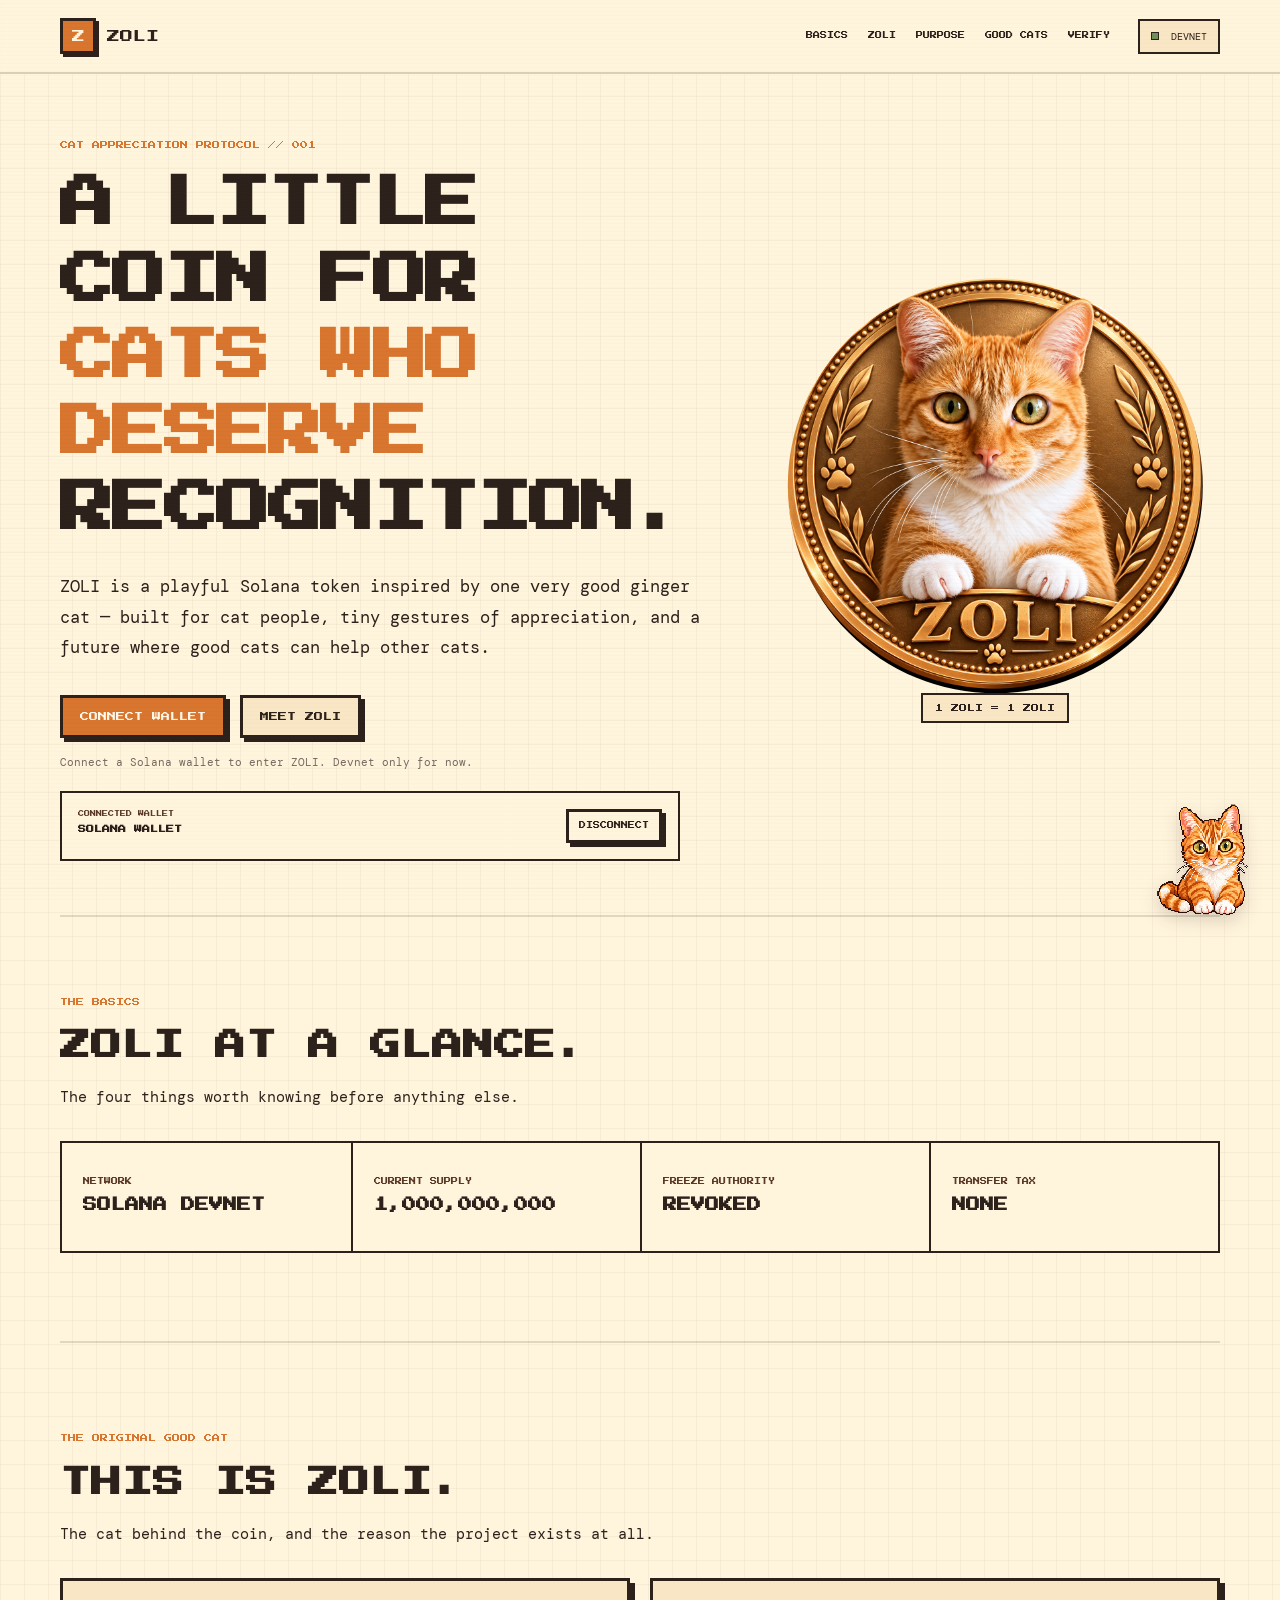
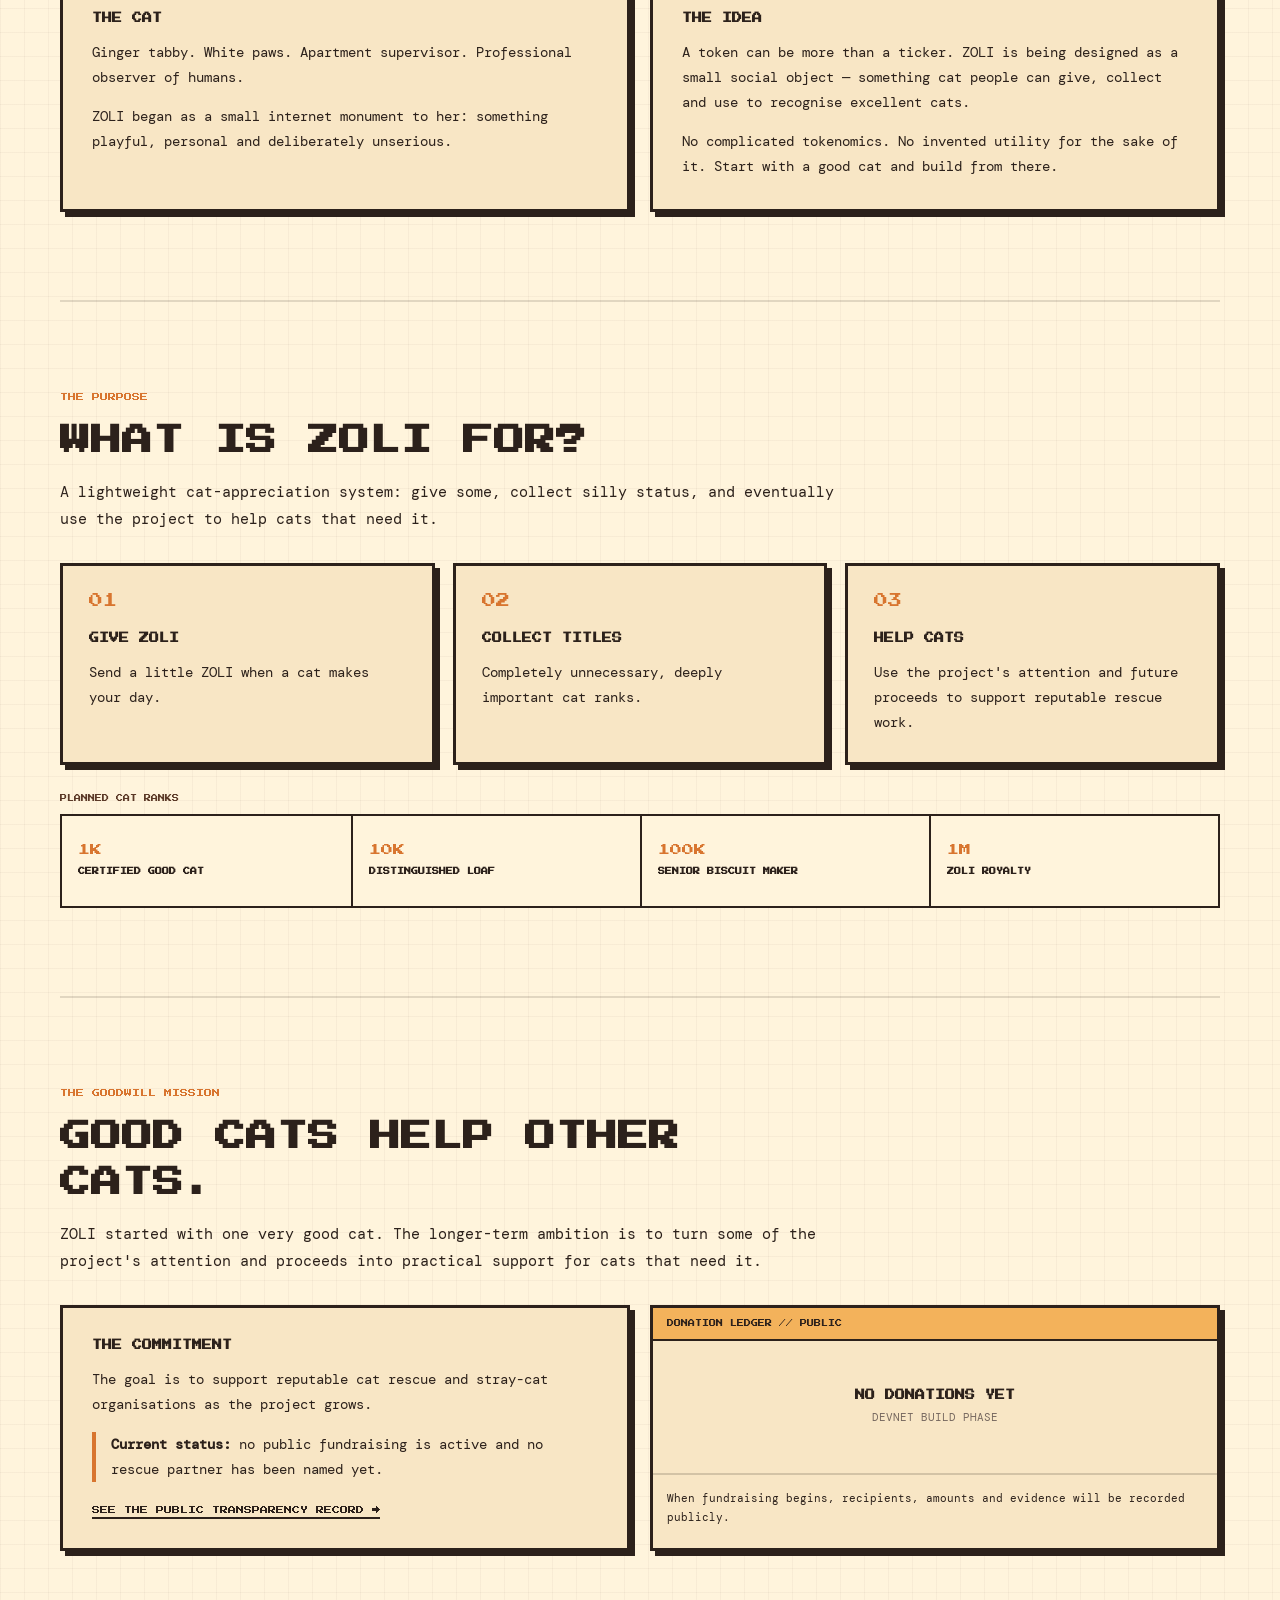
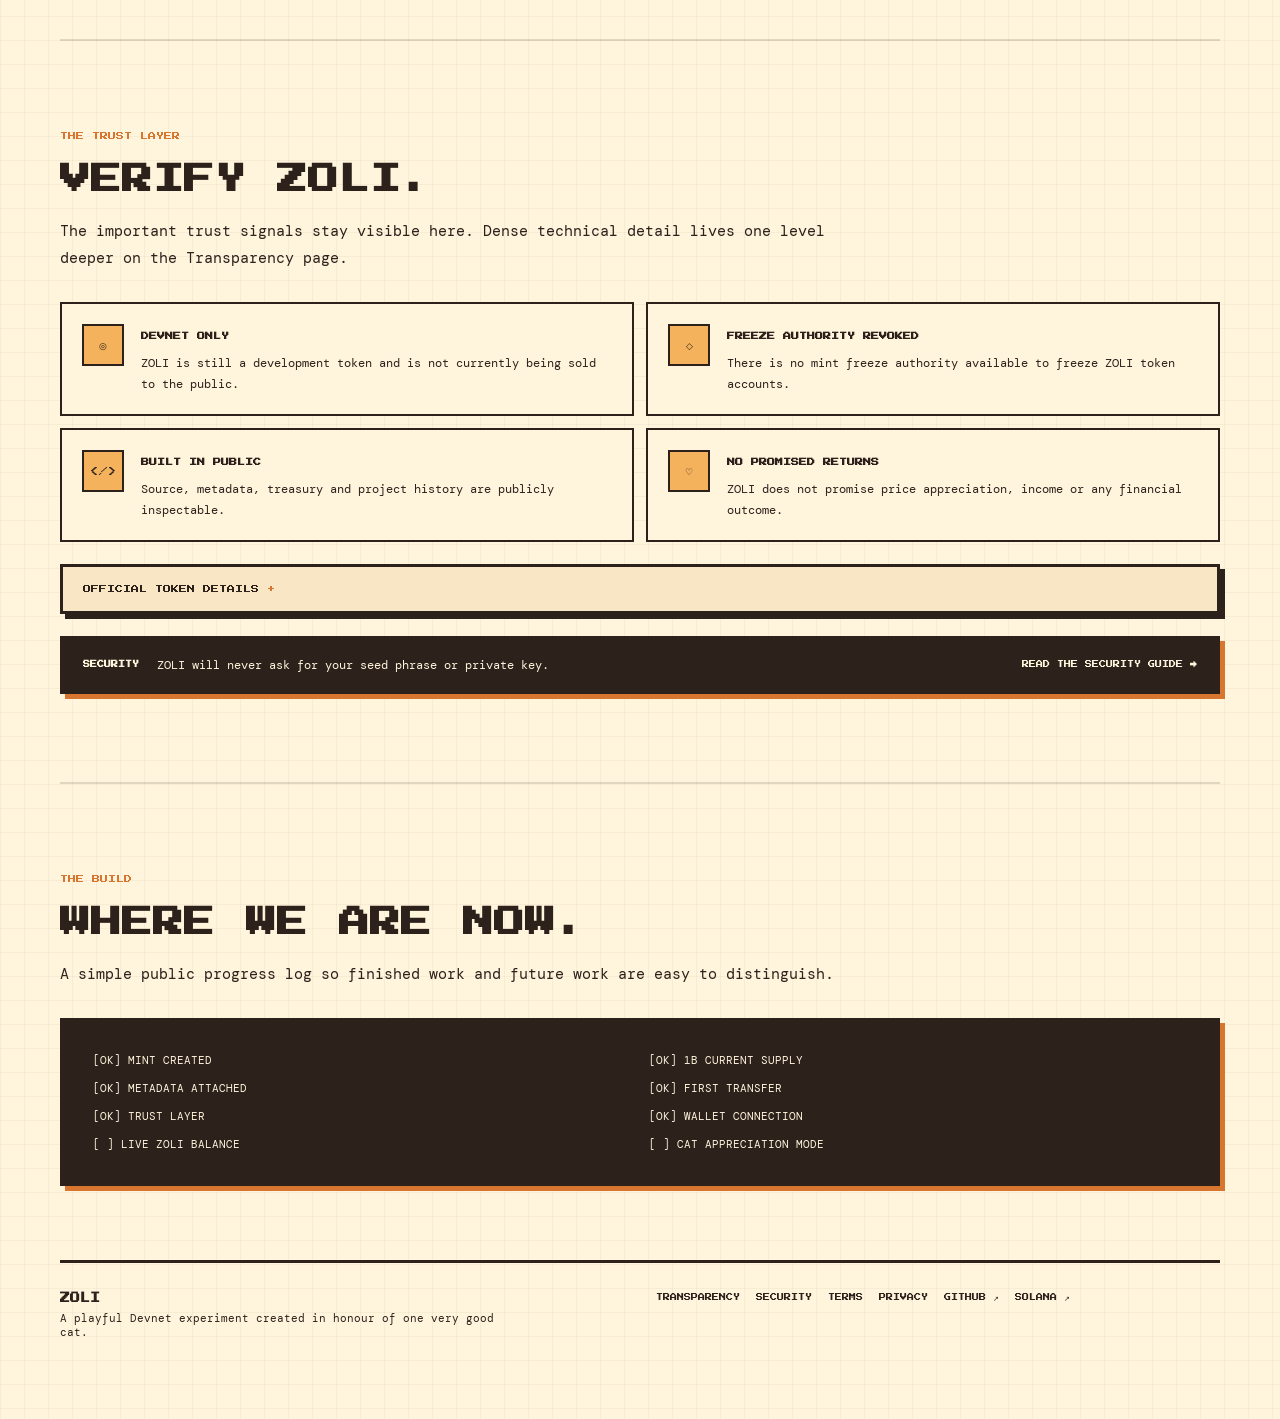
<file: index.html>
<!doctype html>
<html lang="en">
<head>
  <meta charset="utf-8" />
  <meta name="viewport" content="width=device-width, initial-scale=1" />
  <meta name="theme-color" content="#f3b25b" />
  <meta name="description" content="ZOLI — a playful Solana token inspired by one very good ginger cat." />
  <title>ZOLI — A coin for good cats</title>
  <link rel="preconnect" href="https://fonts.googleapis.com" />
  <link rel="preconnect" href="https://fonts.gstatic.com" crossorigin />
  <link href="https://fonts.googleapis.com/css2?family=DM+Mono:wght@400;500&family=Press+Start+2P&display=swap" rel="stylesheet" />
  <link rel="stylesheet" href="./styles.css" />
</head>
<body>
  <div class="scanlines" aria-hidden="true"></div>

  <header class="site-header">
    <div class="header-inner">
      <a class="brand" href="#top" aria-label="ZOLI home">
        <span class="brand-mark">Z</span>
        <span>ZOLI</span>
      </a>

      <nav class="main-nav" aria-label="Main navigation">
        <a href="#basics">BASICS</a>
        <a href="#about">ZOLI</a>
        <a href="#purpose">PURPOSE</a>
        <a href="#goodwill">GOOD CATS</a>
        <a href="#verify">VERIFY</a>
      </nav>

      <div class="network-pill"><span class="status-dot"></span> DEVNET</div>
    </div>
  </header>

  <main id="top">
    <section class="hero">
      <div class="hero-copy">
        <p class="eyebrow">CAT APPRECIATION PROTOCOL // 001</p>
        <h1>A LITTLE COIN FOR<br><span>CATS WHO DESERVE</span><br>RECOGNITION.</h1>
        <p class="intro">
          ZOLI is a playful Solana token inspired by one very good ginger cat — built for cat people,
          tiny gestures of appreciation, and a future where good cats can help other cats.
        </p>

        <div class="hero-actions">
          <button class="pixel-button primary" type="button" id="wallet-button">CONNECT WALLET</button>
          <a class="pixel-button ghost" href="#about">MEET ZOLI</a>
        </div>
        <p class="build-note" id="wallet-note">Connect a Solana wallet to enter ZOLI. Devnet only for now.</p>

        <div class="wallet-session surface-flat" id="wallet-session" hidden>
          <div class="wallet-session-copy">
            <span>CONNECTED WALLET</span>
            <strong id="wallet-provider">SOLANA WALLET</strong>
            <code id="wallet-address-display"></code>
          </div>
          <button class="mini-button" id="disconnect-wallet" type="button">DISCONNECT</button>
        </div>
      </div>

      <div class="coin-stage" aria-label="ZOLI commemorative coin artwork">
        <img src="./zoli-token.png" alt="ZOLI commemorative coin featuring Zoli the ginger cat" />
        <div class="coin-caption">1 ZOLI = 1 ZOLI</div>
      </div>
    </section>

    <section class="content-section first-section" id="basics">
      <div class="section-heading">
        <p class="eyebrow">THE BASICS</p>
        <h2>ZOLI AT A GLANCE.</h2>
        <p>The four things worth knowing before anything else.</p>
      </div>

      <div class="fact-strip surface-flat" aria-label="ZOLI quick facts">
        <article><span>NETWORK</span><strong>SOLANA DEVNET</strong></article>
        <article><span>CURRENT SUPPLY</span><strong>1,000,000,000</strong></article>
        <article><span>FREEZE AUTHORITY</span><strong>REVOKED</strong></article>
        <article><span>TRANSFER TAX</span><strong>NONE</strong></article>
      </div>
    </section>

    <section class="content-section" id="about">
      <div class="section-heading">
        <p class="eyebrow">THE ORIGINAL GOOD CAT</p>
        <h2>THIS IS ZOLI.</h2>
        <p>The cat behind the coin, and the reason the project exists at all.</p>
      </div>

      <div class="two-column">
        <article class="content-card surface-card">
          <h3>THE CAT</h3>
          <p>Ginger tabby. White paws. Apartment supervisor. Professional observer of humans.</p>
          <p>ZOLI began as a small internet monument to her: something playful, personal and deliberately unserious.</p>
        </article>

        <article class="content-card surface-card">
          <h3>THE IDEA</h3>
          <p>A token can be more than a ticker. ZOLI is being designed as a small social object — something cat people can give, collect and use to recognise excellent cats.</p>
          <p>No complicated tokenomics. No invented utility for the sake of it. Start with a good cat and build from there.</p>
        </article>
      </div>
    </section>

    <section class="content-section" id="purpose">
      <div class="section-heading">
        <p class="eyebrow">THE PURPOSE</p>
        <h2>WHAT IS ZOLI FOR?</h2>
        <p>A lightweight cat-appreciation system: give some, collect silly status, and eventually use the project to help cats that need it.</p>
      </div>

      <div class="feature-grid">
        <article class="feature-card surface-card">
          <span class="feature-number">01</span>
          <h3>GIVE ZOLI</h3>
          <p>Send a little ZOLI when a cat makes your day.</p>
        </article>
        <article class="feature-card surface-card">
          <span class="feature-number">02</span>
          <h3>COLLECT TITLES</h3>
          <p>Completely unnecessary, deeply important cat ranks.</p>
        </article>
        <article class="feature-card surface-card">
          <span class="feature-number">03</span>
          <h3>HELP CATS</h3>
          <p>Use the project's attention and future proceeds to support reputable rescue work.</p>
        </article>
      </div>

      <div class="subsection-heading">
        <span>PLANNED CAT RANKS</span>
      </div>
      <div class="rank-row surface-flat" aria-label="Future ZOLI cat ranks">
        <div><span>1K</span><b>CERTIFIED GOOD CAT</b></div>
        <div><span>10K</span><b>DISTINGUISHED LOAF</b></div>
        <div><span>100K</span><b>SENIOR BISCUIT MAKER</b></div>
        <div><span>1M</span><b>ZOLI ROYALTY</b></div>
      </div>
    </section>

    <section class="content-section" id="goodwill">
      <div class="section-heading">
        <p class="eyebrow">THE GOODWILL MISSION</p>
        <h2>GOOD CATS HELP OTHER CATS.</h2>
        <p>ZOLI started with one very good cat. The longer-term ambition is to turn some of the project's attention and proceeds into practical support for cats that need it.</p>
      </div>

      <div class="two-column goodwill-grid">
        <article class="content-card surface-card">
          <h3>THE COMMITMENT</h3>
          <p>The goal is to support reputable cat rescue and stray-cat organisations as the project grows.</p>
          <p class="status-note"><strong>Current status:</strong> no public fundraising is active and no rescue partner has been named yet.</p>
          <a class="text-link" href="./transparency.html">SEE THE PUBLIC TRANSPARENCY RECORD →</a>
        </article>

        <aside class="ledger-preview surface-card" aria-label="Donation ledger preview">
          <div class="component-label">DONATION LEDGER // PUBLIC</div>
          <div class="ledger-state">
            <strong>NO DONATIONS YET</strong>
            <span>DEVNET BUILD PHASE</span>
          </div>
          <p>When fundraising begins, recipients, amounts and evidence will be recorded publicly.</p>
        </aside>
      </div>
    </section>

    <section class="content-section" id="verify">
      <div class="section-heading">
        <p class="eyebrow">THE TRUST LAYER</p>
        <h2>VERIFY ZOLI.</h2>
        <p>The important trust signals stay visible here. Dense technical detail lives one level deeper on the Transparency page.</p>
      </div>

      <div class="trust-summary">
        <article class="surface-flat">
          <span>◎</span>
          <div><b>DEVNET ONLY</b><p>ZOLI is still a development token and is not currently being sold to the public.</p></div>
        </article>
        <article class="surface-flat">
          <span>◇</span>
          <div><b>FREEZE AUTHORITY REVOKED</b><p>There is no mint freeze authority available to freeze ZOLI token accounts.</p></div>
        </article>
        <article class="surface-flat">
          <span>&lt;/&gt;</span>
          <div><b>BUILT IN PUBLIC</b><p>Source, metadata, treasury and project history are publicly inspectable.</p></div>
        </article>
        <article class="surface-flat">
          <span>♡</span>
          <div><b>NO PROMISED RETURNS</b><p>ZOLI does not promise price appreciation, income or any financial outcome.</p></div>
        </article>
      </div>

      <details class="official-details surface-card">
        <summary>OFFICIAL TOKEN DETAILS</summary>
        <div class="official-details-body">
          <div class="verify-row">
            <span>MINT</span>
            <code id="mint-address">7Jg5G78983maURLsyD7sDr226Rdmwv24wBKH2nGZNfzQ</code>
            <button class="mini-button copy-button" data-copy-target="mint-address" type="button">COPY</button>
          </div>
          <div class="verify-row">
            <span>TREASURY</span>
            <code id="treasury-address">GVca4tVkyHFSKh2Htj7Ur2Adp59y89rJcxAHoM83U9VR</code>
            <button class="mini-button copy-button" data-copy-target="treasury-address" type="button">COPY</button>
          </div>
          <div class="verify-row simple">
            <span>MINT AUTHORITY</span>
            <strong>ACTIVE DURING DEVELOPMENT</strong>
          </div>
          <div class="verify-row simple">
            <span>FREEZE AUTHORITY</span>
            <strong>REVOKED</strong>
          </div>
          <div class="verify-actions">
            <a class="mini-button" href="https://explorer.solana.com/address/7Jg5G78983maURLsyD7sDr226Rdmwv24wBKH2nGZNfzQ?cluster=devnet" target="_blank" rel="noopener noreferrer">SOLANA EXPLORER ↗</a>
            <a class="mini-button" href="https://github.com/OhNickles/zoli-token" target="_blank" rel="noopener noreferrer">GITHUB ↗</a>
            <a class="mini-button" href="./transparency.html">FULL TRANSPARENCY →</a>
          </div>
          <p class="copy-status" id="copy-status" aria-live="polite"></p>
        </div>
      </details>

      <div class="security-note surface-dark">
        <b>SECURITY</b>
        <span>ZOLI will never ask for your seed phrase or private key.</span>
        <a href="./security.html">READ THE SECURITY GUIDE →</a>
      </div>
    </section>

    <section class="content-section last-section" id="build">
      <div class="section-heading">
        <p class="eyebrow">THE BUILD</p>
        <h2>WHERE WE ARE NOW.</h2>
        <p>A simple public progress log so finished work and future work are easy to distinguish.</p>
      </div>

      <div class="build-section surface-dark">
        <div class="build-log">
          <span>[OK] MINT CREATED</span>
          <span>[OK] 1B CURRENT SUPPLY</span>
          <span>[OK] METADATA ATTACHED</span>
          <span>[OK] FIRST TRANSFER</span>
          <span>[OK] TRUST LAYER</span>
          <span>[OK] WALLET CONNECTION</span>
          <span>[  ] LIVE ZOLI BALANCE</span>
          <span>[  ] CAT APPRECIATION MODE</span>
        </div>
      </div>
    </section>

    <footer>
      <div class="footer-brand">
        <strong>ZOLI</strong>
        <span>A playful Devnet experiment created in honour of one very good cat.</span>
      </div>
      <nav class="footer-links" aria-label="Project information">
        <a href="./transparency.html">TRANSPARENCY</a>
        <a href="./security.html">SECURITY</a>
        <a href="./terms.html">TERMS</a>
        <a href="./privacy.html">PRIVACY</a>
        <a href="https://github.com/OhNickles/zoli-token" target="_blank" rel="noopener noreferrer">GITHUB ↗</a>
        <a href="https://explorer.solana.com/address/7Jg5G78983maURLsyD7sDr226Rdmwv24wBKH2nGZNfzQ?cluster=devnet" target="_blank" rel="noopener noreferrer">SOLANA ↗</a>
      </nav>
    </footer>
  </main>

  <dialog class="wallet-dialog surface-card" id="wallet-dialog" aria-labelledby="wallet-dialog-title">
    <div class="wallet-dialog-head">
      <div>
        <p class="eyebrow">WALLET ACCESS</p>
        <h2 id="wallet-dialog-title">CONNECT WALLET.</h2>
      </div>
      <button class="wallet-close" id="wallet-close" type="button" aria-label="Close wallet selector">×</button>
    </div>

    <p class="wallet-explainer">
      Choose a Wallet Standard-compatible Solana wallet. Connecting shares your public wallet address only.
      ZOLI will never ask for your seed phrase or private key.
    </p>

    <div class="wallet-options" id="wallet-options"></div>
    <p class="wallet-dialog-status" id="wallet-dialog-status" aria-live="polite"></p>
  </dialog>

  <button class="corner-zoli" id="corner-zoli" type="button" aria-label="A tiny Zoli is hiding here">
    <span class="speech" id="zoli-speech">...meow?</span>
    <span class="zoli-sprite-wrap" aria-hidden="true">
      <img class="pixel-zoli" src="./zoli-pixel.png" alt="" />
    </span>
  </button>

  <script src="./script.js"></script>
  <script type="module" src="./wallet.js"></script>
</body>
</html>
</file>
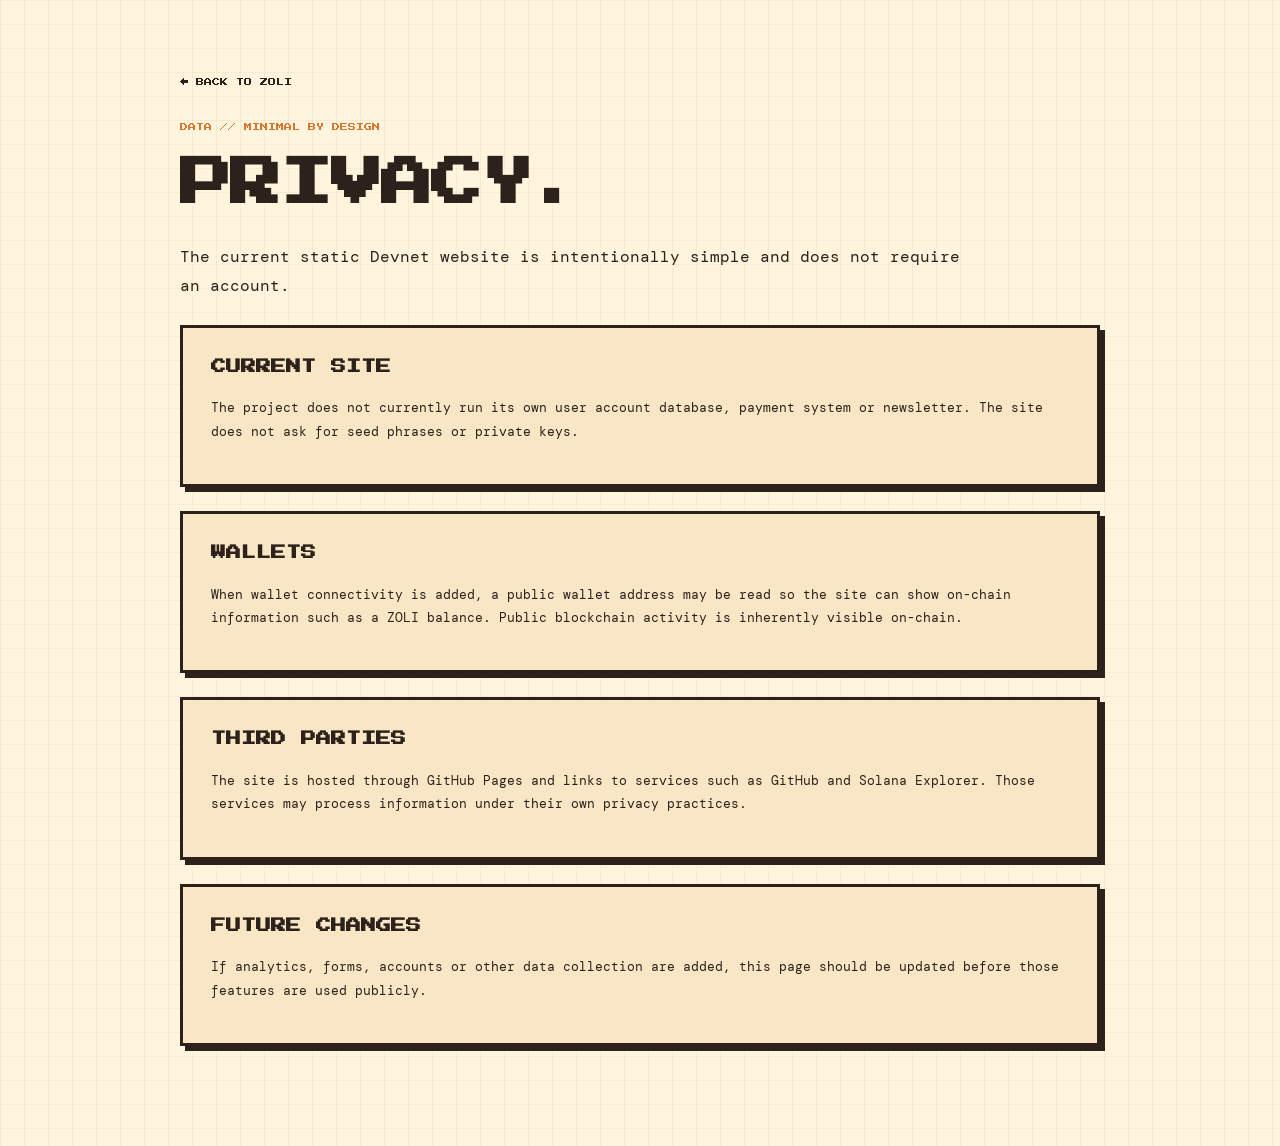
<file: privacy.html>
<!doctype html>
<html lang="en">
<head>
  <meta charset="utf-8" /><meta name="viewport" content="width=device-width, initial-scale=1" />
  <title>ZOLI — Privacy</title>
  <link rel="preconnect" href="https://fonts.googleapis.com" /><link rel="preconnect" href="https://fonts.gstatic.com" crossorigin />
  <link href="https://fonts.googleapis.com/css2?family=DM+Mono:wght@400;500&family=Press+Start+2P&display=swap" rel="stylesheet" />
  <link rel="stylesheet" href="./styles.css" />
</head>
<body>
  <main class="info-page">
    <a class="back-link" href="./index.html">← BACK TO ZOLI</a>
    <p class="eyebrow">DATA // MINIMAL BY DESIGN</p><h1>PRIVACY.</h1>
    <p class="lede">The current static Devnet website is intentionally simple and does not require an account.</p>
    <section class="info-block"><h2>CURRENT SITE</h2><p>The project does not currently run its own user account database, payment system or newsletter. The site does not ask for seed phrases or private keys.</p></section>
    <section class="info-block"><h2>WALLETS</h2><p>When wallet connectivity is added, a public wallet address may be read so the site can show on-chain information such as a ZOLI balance. Public blockchain activity is inherently visible on-chain.</p></section>
    <section class="info-block"><h2>THIRD PARTIES</h2><p>The site is hosted through GitHub Pages and links to services such as GitHub and Solana Explorer. Those services may process information under their own privacy practices.</p></section>
    <section class="info-block"><h2>FUTURE CHANGES</h2><p>If analytics, forms, accounts or other data collection are added, this page should be updated before those features are used publicly.</p></section>
  </main>
</body>
</html>
</file>
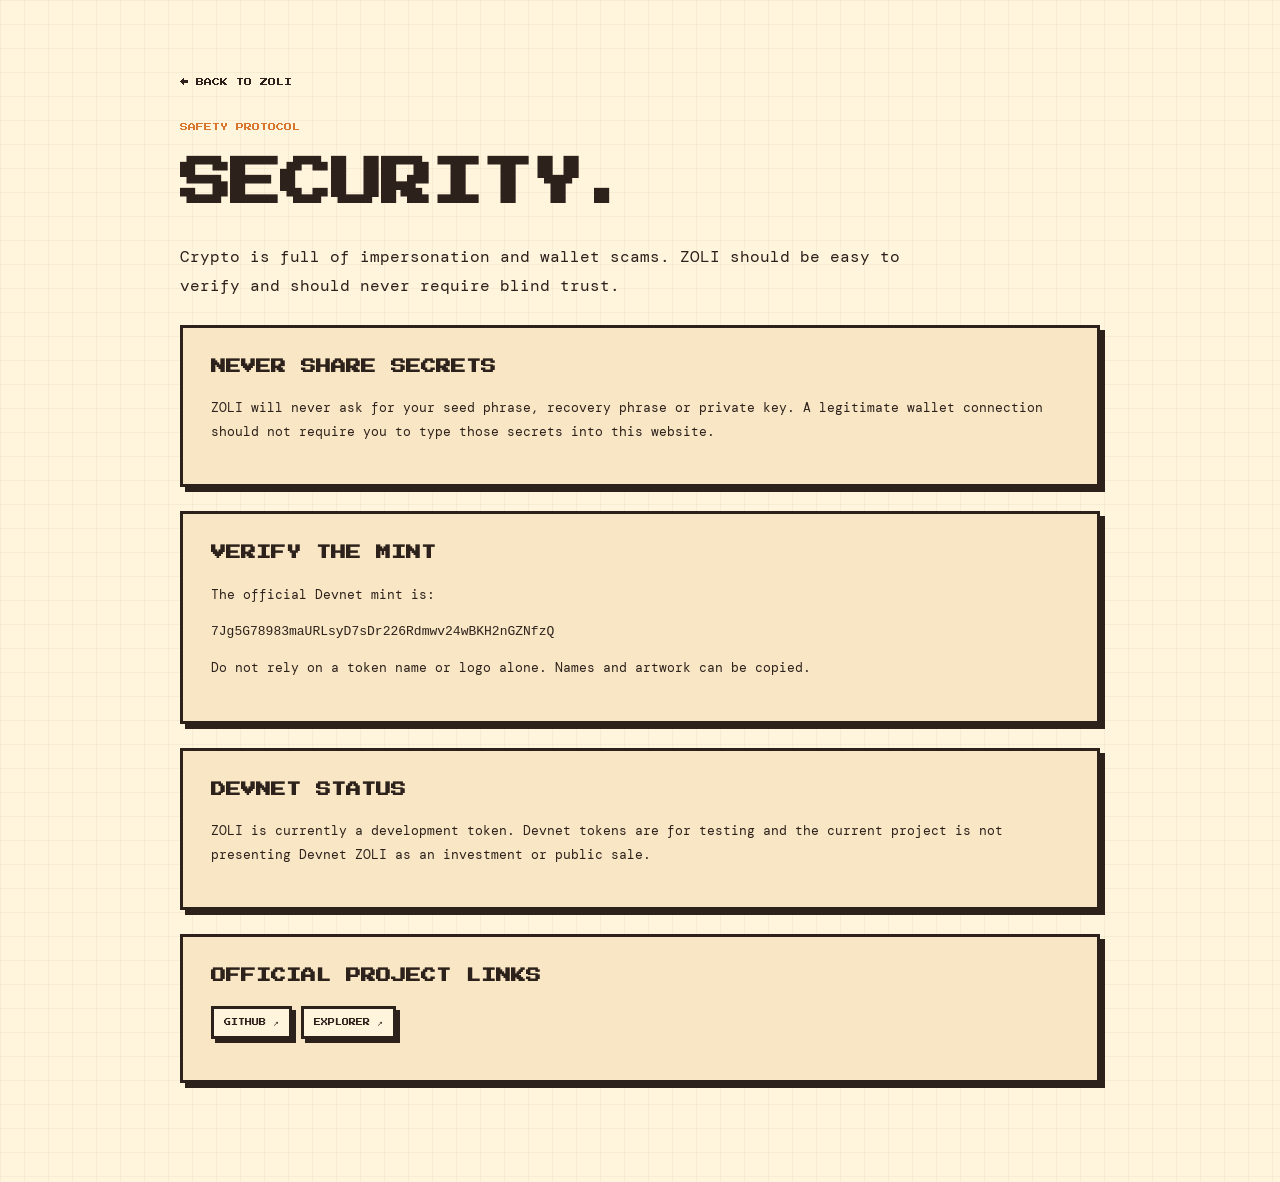
<file: security.html>
<!doctype html>
<html lang="en">
<head>
  <meta charset="utf-8" /><meta name="viewport" content="width=device-width, initial-scale=1" />
  <title>ZOLI — Security</title>
  <link rel="preconnect" href="https://fonts.googleapis.com" /><link rel="preconnect" href="https://fonts.gstatic.com" crossorigin />
  <link href="https://fonts.googleapis.com/css2?family=DM+Mono:wght@400;500&family=Press+Start+2P&display=swap" rel="stylesheet" />
  <link rel="stylesheet" href="./styles.css" />
</head>
<body>
  <main class="info-page">
    <a class="back-link" href="./index.html">← BACK TO ZOLI</a>
    <p class="eyebrow">SAFETY PROTOCOL</p><h1>SECURITY.</h1>
    <p class="lede">Crypto is full of impersonation and wallet scams. ZOLI should be easy to verify and should never require blind trust.</p>
    <section class="info-block">
      <h2>NEVER SHARE SECRETS</h2>
      <p>ZOLI will never ask for your seed phrase, recovery phrase or private key. A legitimate wallet connection should not require you to type those secrets into this website.</p>
    </section>
    <section class="info-block">
      <h2>VERIFY THE MINT</h2>
      <p>The official Devnet mint is:</p><p><code>7Jg5G78983maURLsyD7sDr226Rdmwv24wBKH2nGZNfzQ</code></p>
      <p>Do not rely on a token name or logo alone. Names and artwork can be copied.</p>
    </section>
    <section class="info-block">
      <h2>DEVNET STATUS</h2>
      <p>ZOLI is currently a development token. Devnet tokens are for testing and the current project is not presenting Devnet ZOLI as an investment or public sale.</p>
    </section>
    <section class="info-block">
      <h2>OFFICIAL PROJECT LINKS</h2>
      <p class="verify-actions">
        <a class="mini-button" href="https://github.com/OhNickles/zoli-token" target="_blank" rel="noopener noreferrer">GITHUB ↗</a>
        <a class="mini-button" href="https://explorer.solana.com/address/7Jg5G78983maURLsyD7sDr226Rdmwv24wBKH2nGZNfzQ?cluster=devnet" target="_blank" rel="noopener noreferrer">EXPLORER ↗</a>
      </p>
    </section>
  </main>
</body>
</html>
</file>
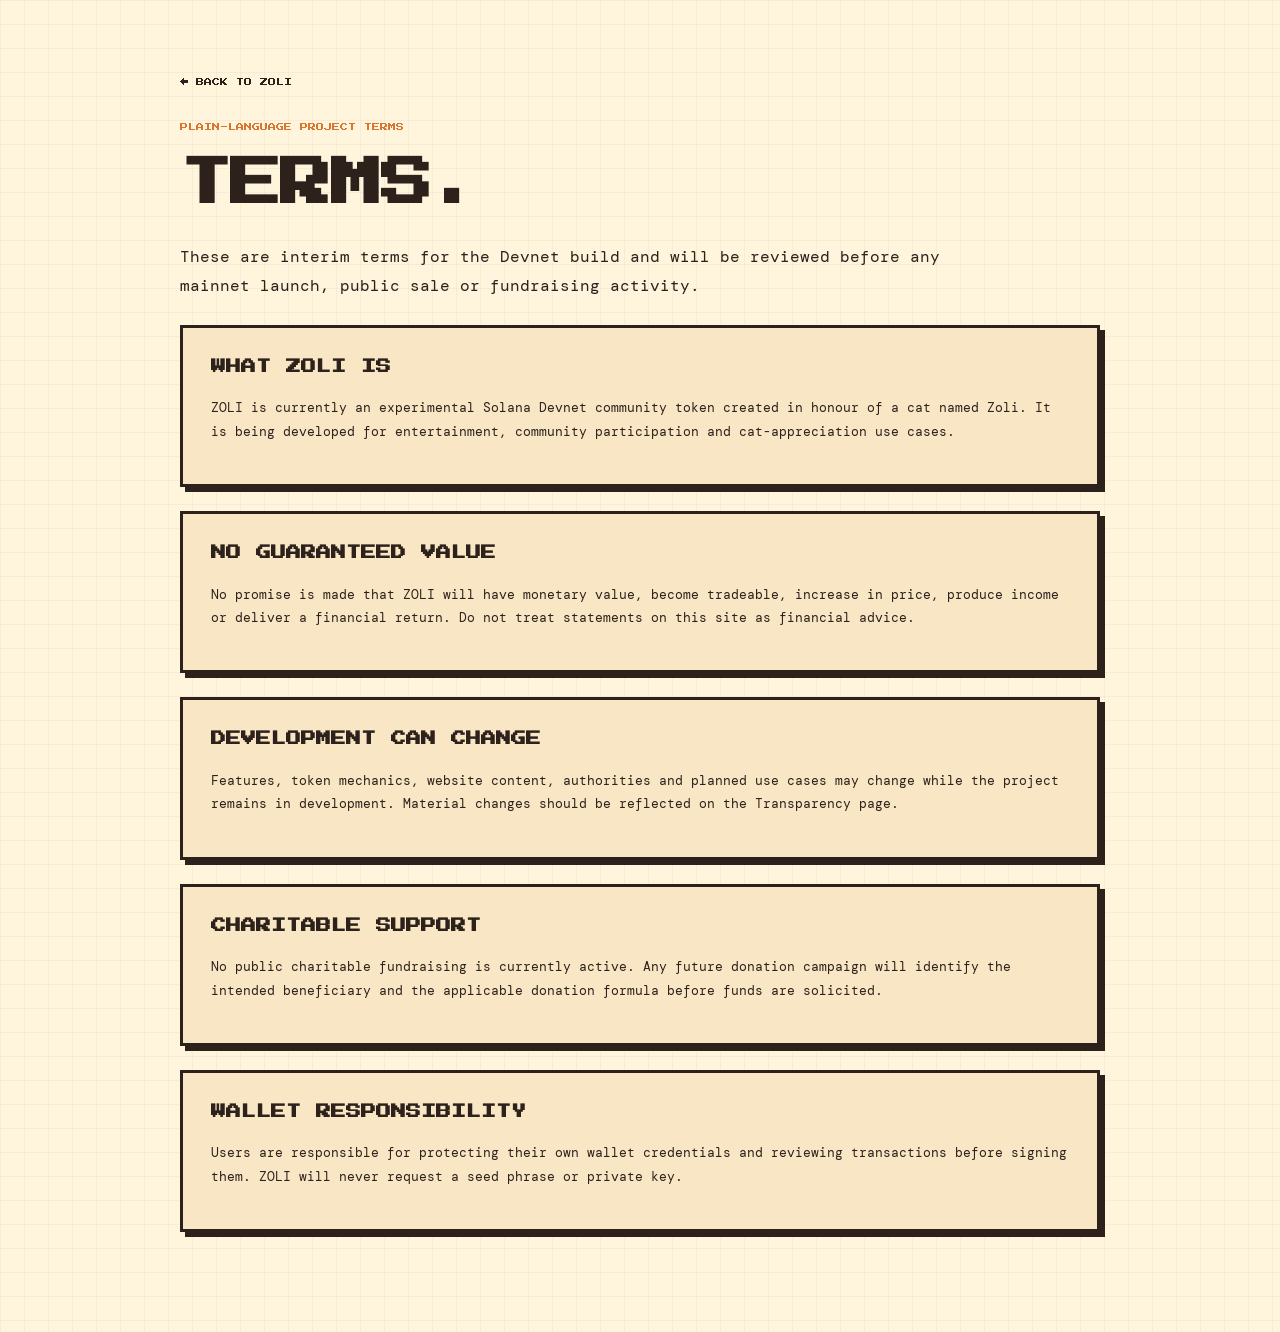
<file: terms.html>
<!doctype html>
<html lang="en">
<head>
  <meta charset="utf-8" /><meta name="viewport" content="width=device-width, initial-scale=1" />
  <title>ZOLI — Terms</title>
  <link rel="preconnect" href="https://fonts.googleapis.com" /><link rel="preconnect" href="https://fonts.gstatic.com" crossorigin />
  <link href="https://fonts.googleapis.com/css2?family=DM+Mono:wght@400;500&family=Press+Start+2P&display=swap" rel="stylesheet" />
  <link rel="stylesheet" href="./styles.css" />
</head>
<body>
  <main class="info-page">
    <a class="back-link" href="./index.html">← BACK TO ZOLI</a>
    <p class="eyebrow">PLAIN-LANGUAGE PROJECT TERMS</p><h1>TERMS.</h1>
    <p class="lede">These are interim terms for the Devnet build and will be reviewed before any mainnet launch, public sale or fundraising activity.</p>
    <section class="info-block"><h2>WHAT ZOLI IS</h2><p>ZOLI is currently an experimental Solana Devnet community token created in honour of a cat named Zoli. It is being developed for entertainment, community participation and cat-appreciation use cases.</p></section>
    <section class="info-block"><h2>NO GUARANTEED VALUE</h2><p>No promise is made that ZOLI will have monetary value, become tradeable, increase in price, produce income or deliver a financial return. Do not treat statements on this site as financial advice.</p></section>
    <section class="info-block"><h2>DEVELOPMENT CAN CHANGE</h2><p>Features, token mechanics, website content, authorities and planned use cases may change while the project remains in development. Material changes should be reflected on the Transparency page.</p></section>
    <section class="info-block"><h2>CHARITABLE SUPPORT</h2><p>No public charitable fundraising is currently active. Any future donation campaign will identify the intended beneficiary and the applicable donation formula before funds are solicited.</p></section>
    <section class="info-block"><h2>WALLET RESPONSIBILITY</h2><p>Users are responsible for protecting their own wallet credentials and reviewing transactions before signing them. ZOLI will never request a seed phrase or private key.</p></section>
  </main>
</body>
</html>
</file>
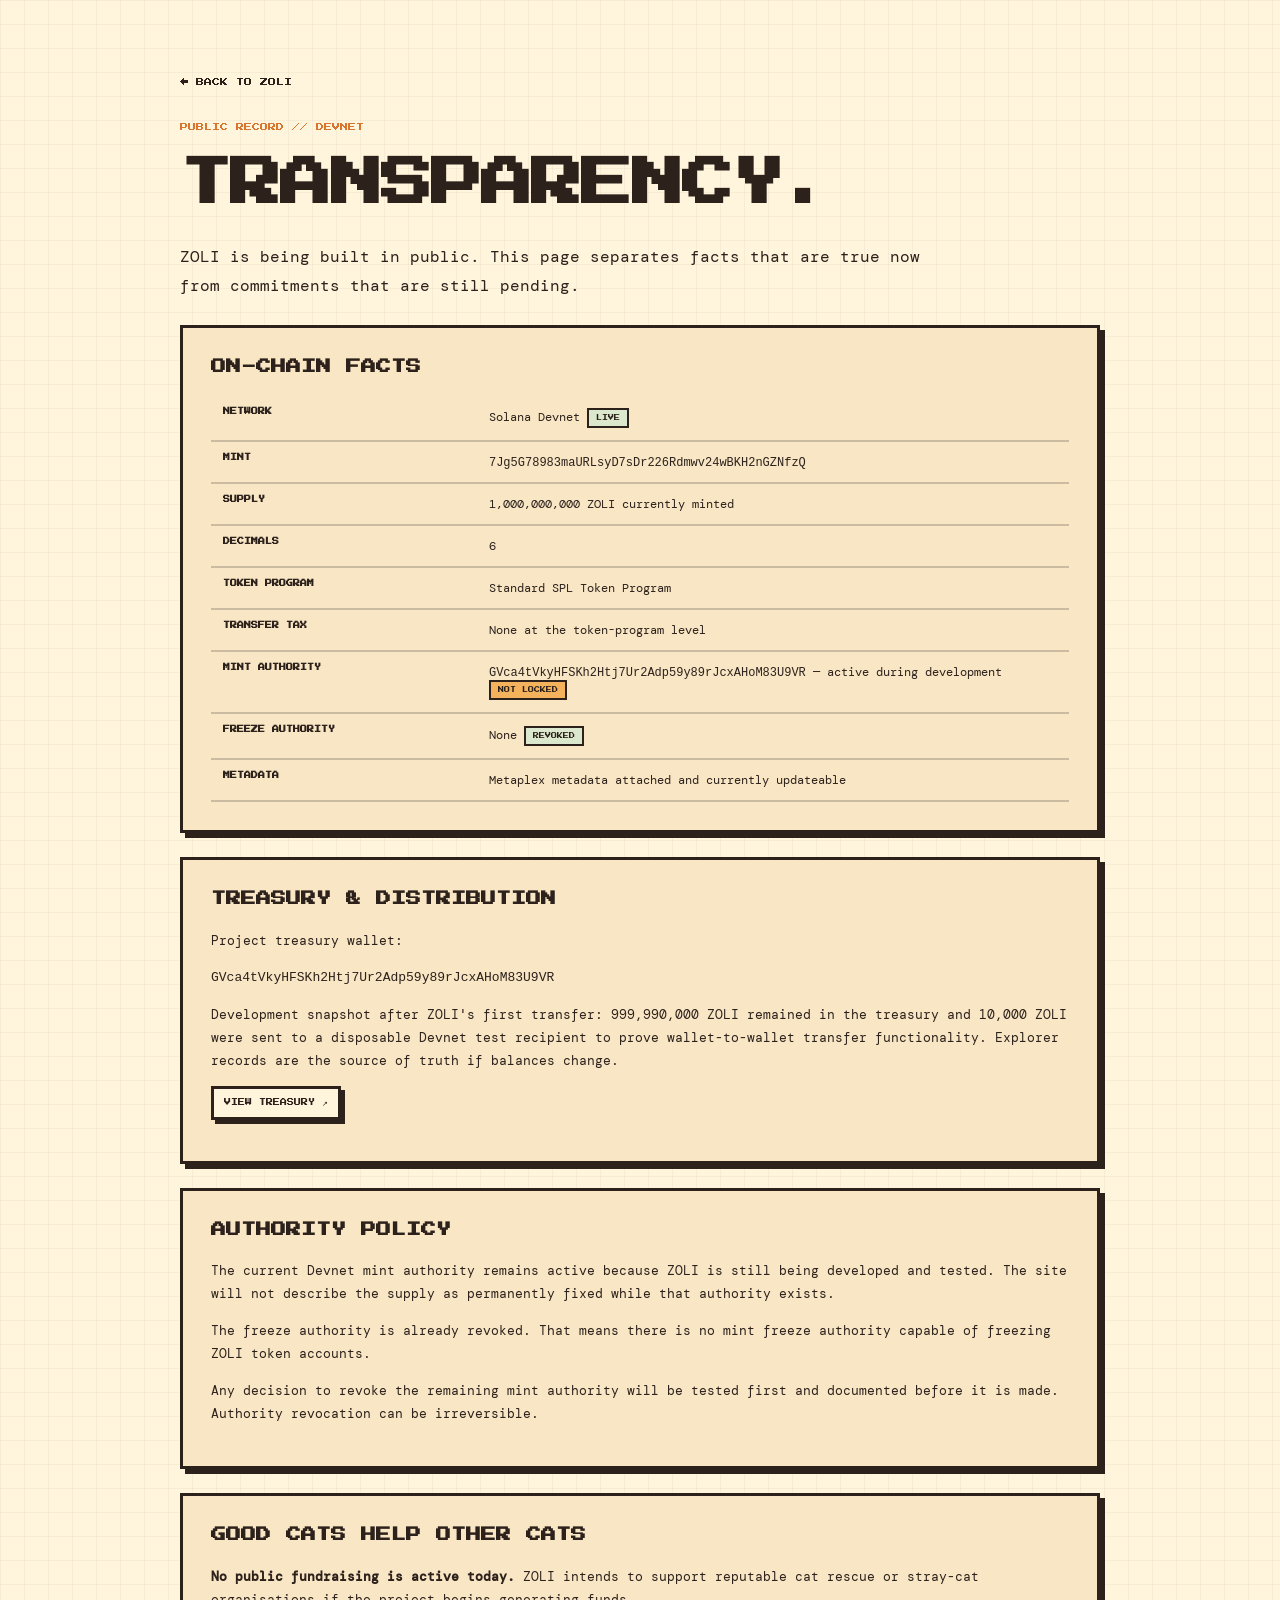
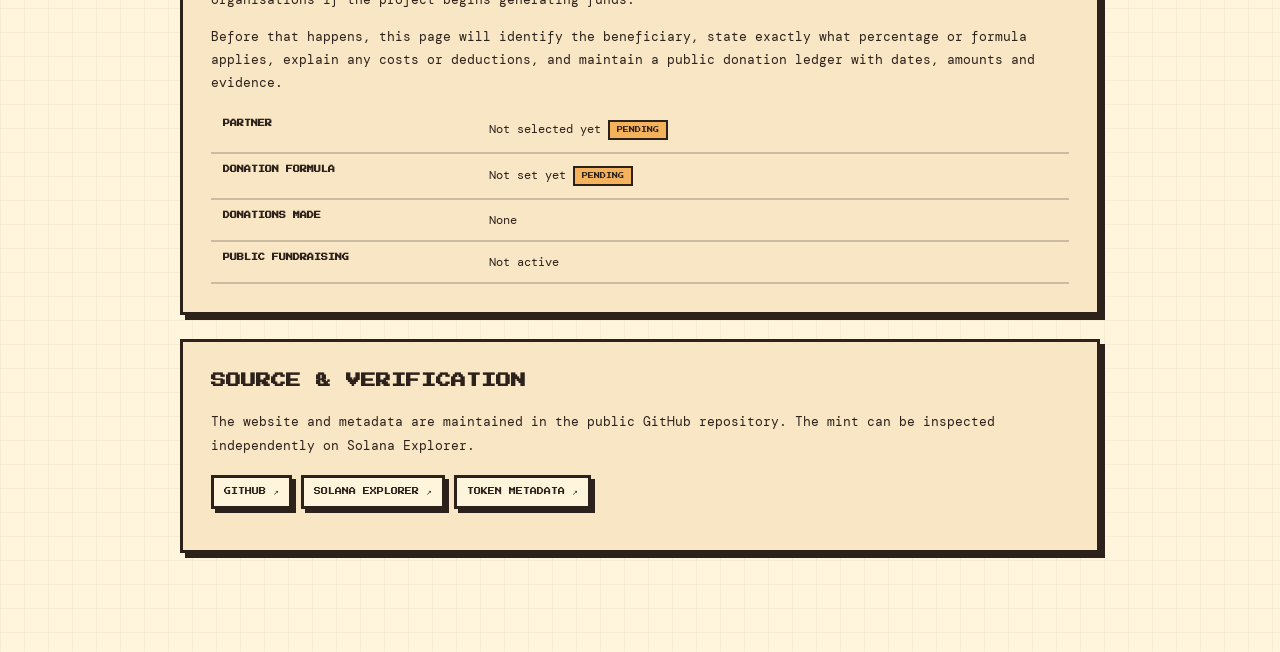
<file: transparency.html>
<!doctype html>
<html lang="en">
<head>
  <meta charset="utf-8" />
  <meta name="viewport" content="width=device-width, initial-scale=1" />
  <title>ZOLI — Transparency</title>
  <link rel="preconnect" href="https://fonts.googleapis.com" />
  <link rel="preconnect" href="https://fonts.gstatic.com" crossorigin />
  <link href="https://fonts.googleapis.com/css2?family=DM+Mono:wght@400;500&family=Press+Start+2P&display=swap" rel="stylesheet" />
  <link rel="stylesheet" href="./styles.css" />
</head>
<body>
  <main class="info-page">
    <a class="back-link" href="./index.html">← BACK TO ZOLI</a>
    <p class="eyebrow">PUBLIC RECORD // DEVNET</p>
    <h1>TRANSPARENCY.</h1>
    <p class="lede">ZOLI is being built in public. This page separates facts that are true now from commitments that are still pending.</p>

    <section class="info-block">
      <h2>ON-CHAIN FACTS</h2>
      <table class="info-table">
        <tr><th>NETWORK</th><td>Solana Devnet <span class="status-live">LIVE</span></td></tr>
        <tr><th>MINT</th><td><code>7Jg5G78983maURLsyD7sDr226Rdmwv24wBKH2nGZNfzQ</code></td></tr>
        <tr><th>SUPPLY</th><td>1,000,000,000 ZOLI currently minted</td></tr>
        <tr><th>DECIMALS</th><td>6</td></tr>
        <tr><th>TOKEN PROGRAM</th><td>Standard SPL Token Program</td></tr>
        <tr><th>TRANSFER TAX</th><td>None at the token-program level</td></tr>
        <tr><th>MINT AUTHORITY</th><td><code>GVca4tVkyHFSKh2Htj7Ur2Adp59y89rJcxAHoM83U9VR</code> — active during development <span class="status-pending">NOT LOCKED</span></td></tr>
        <tr><th>FREEZE AUTHORITY</th><td>None <span class="status-live">REVOKED</span></td></tr>
        <tr><th>METADATA</th><td>Metaplex metadata attached and currently updateable</td></tr>
      </table>
    </section>

    <section class="info-block">
      <h2>TREASURY & DISTRIBUTION</h2>
      <p>Project treasury wallet:</p>
      <p><code>GVca4tVkyHFSKh2Htj7Ur2Adp59y89rJcxAHoM83U9VR</code></p>
      <p>Development snapshot after ZOLI's first transfer: 999,990,000 ZOLI remained in the treasury and 10,000 ZOLI were sent to a disposable Devnet test recipient to prove wallet-to-wallet transfer functionality. Explorer records are the source of truth if balances change.</p>
      <p><a class="mini-button" href="https://explorer.solana.com/address/GVca4tVkyHFSKh2Htj7Ur2Adp59y89rJcxAHoM83U9VR?cluster=devnet" target="_blank" rel="noopener noreferrer">VIEW TREASURY ↗</a></p>
    </section>

    <section class="info-block">
      <h2>AUTHORITY POLICY</h2>
      <p>The current Devnet mint authority remains active because ZOLI is still being developed and tested. The site will not describe the supply as permanently fixed while that authority exists.</p>
      <p>The freeze authority is already revoked. That means there is no mint freeze authority capable of freezing ZOLI token accounts.</p>
      <p>Any decision to revoke the remaining mint authority will be tested first and documented before it is made. Authority revocation can be irreversible.</p>
    </section>

    <section class="info-block">
      <h2>GOOD CATS HELP OTHER CATS</h2>
      <p><strong>No public fundraising is active today.</strong> ZOLI intends to support reputable cat rescue or stray-cat organisations if the project begins generating funds.</p>
      <p>Before that happens, this page will identify the beneficiary, state exactly what percentage or formula applies, explain any costs or deductions, and maintain a public donation ledger with dates, amounts and evidence.</p>
      <table class="info-table">
        <tr><th>PARTNER</th><td>Not selected yet <span class="status-pending">PENDING</span></td></tr>
        <tr><th>DONATION FORMULA</th><td>Not set yet <span class="status-pending">PENDING</span></td></tr>
        <tr><th>DONATIONS MADE</th><td>None</td></tr>
        <tr><th>PUBLIC FUNDRAISING</th><td>Not active</td></tr>
      </table>
    </section>

    <section class="info-block">
      <h2>SOURCE & VERIFICATION</h2>
      <p>The website and metadata are maintained in the public GitHub repository. The mint can be inspected independently on Solana Explorer.</p>
      <p class="verify-actions">
        <a class="mini-button" href="https://github.com/OhNickles/zoli-token" target="_blank" rel="noopener noreferrer">GITHUB ↗</a>
        <a class="mini-button" href="https://explorer.solana.com/address/7Jg5G78983maURLsyD7sDr226Rdmwv24wBKH2nGZNfzQ?cluster=devnet" target="_blank" rel="noopener noreferrer">SOLANA EXPLORER ↗</a>
        <a class="mini-button" href="https://raw.githubusercontent.com/OhNickles/zoli-token/main/metadata.json" target="_blank" rel="noopener noreferrer">TOKEN METADATA ↗</a>
      </p>
    </section>
  </main>
</body>
</html>
</file>
<file: styles.css>
:root {
  --ink: #2c211b;
  --brown: #5b3927;
  --orange: #d8752f;
  --gold: #f3b25b;
  --cream: #fff4dc;
  --paper: #f8e6c5;
  --green: #6f8f5b;
  --muted: #76685f;

  /* Brand surfaces: only three box treatments */
  --border-strong: 3px solid var(--ink);
  --border-light: 2px solid var(--ink);
  --shadow-card: 5px 5px 0 var(--ink);
  --shadow-dark: 5px 5px 0 var(--orange);
}

* { box-sizing: border-box; }
html { scroll-behavior: smooth; }

body {
  margin: 0;
  min-height: 100vh;
  color: var(--ink);
  background:
    linear-gradient(rgba(91,57,39,.045) 1px, transparent 1px),
    linear-gradient(90deg, rgba(91,57,39,.045) 1px, transparent 1px),
    var(--cream);
  background-size: 24px 24px;
  font-family: "DM Mono", ui-monospace, SFMono-Regular, Menlo, Consolas, monospace;
  overflow-x: hidden;
}

a { color: inherit; text-decoration: none; }

.scanlines {
  pointer-events: none;
  position: fixed;
  inset: 0;
  z-index: 100;
  opacity: .025;
  background: repeating-linear-gradient(to bottom, transparent 0, transparent 3px, #2c211b 4px);
}

/* BRAND SURFACES
   1. .surface-card = primary content container
   2. .surface-flat = compact facts / secondary information
   3. .surface-dark = alerts / system status
*/
.surface-card {
  border: var(--border-strong);
  background: var(--paper);
  box-shadow: var(--shadow-card);
}

.surface-flat {
  border: var(--border-light);
  background: var(--cream);
}

.surface-dark {
  border: var(--border-strong);
  background: var(--ink);
  color: var(--cream);
  box-shadow: var(--shadow-dark);
}

/* Header */
.site-header {
  position: sticky;
  top: 0;
  z-index: 40;
  background: rgba(255,244,220,.94);
  border-bottom: 2px solid rgba(44,33,27,.18);
  backdrop-filter: blur(8px);
}

.header-inner {
  width: min(1160px, calc(100% - 32px));
  min-height: 72px;
  margin: 0 auto;
  display: flex;
  align-items: center;
  gap: 28px;
}

.brand {
  display: flex;
  align-items: center;
  gap: 11px;
  font-family: "Press Start 2P", monospace;
  font-size: 13px;
  white-space: nowrap;
}

.brand-mark {
  display: grid;
  place-items: center;
  width: 36px;
  height: 36px;
  background: var(--orange);
  color: var(--cream);
  border: var(--border-strong);
  box-shadow: 3px 3px 0 var(--ink);
}

.main-nav {
  margin-left: auto;
  display: flex;
  align-items: center;
  gap: 20px;
  font-family: "Press Start 2P", monospace;
  font-size: 7px;
}

.main-nav a {
  padding: 9px 0;
  border-bottom: 2px solid transparent;
}

.main-nav a:hover { border-bottom-color: var(--orange); }

.network-pill {
  padding: 9px 11px;
  border: var(--border-light);
  background: var(--paper);
  font-size: 10px;
  white-space: nowrap;
}

.status-dot {
  display: inline-block;
  width: 8px;
  height: 8px;
  margin-right: 6px;
  background: var(--green);
  border: 1px solid var(--ink);
}

/* Global structure */
main {
  width: min(1160px, calc(100% - 32px));
  margin: 0 auto;
}

.eyebrow {
  margin: 0 0 14px;
  color: var(--orange);
  font-family: "Press Start 2P", monospace;
  font-size: 8px;
  line-height: 1.8;
}

h1, h2, h3 { font-family: "Press Start 2P", monospace; }

h1 {
  margin: 0;
  font-size: clamp(31px, 4.25vw, 59px);
  line-height: 1.4;
  letter-spacing: -.035em;
}

h1 span { color: var(--orange); }

h2 {
  margin: 0 0 15px;
  font-size: clamp(20px, 2.4vw, 31px);
  line-height: 1.5;
}

h3 {
  margin: 0 0 14px;
  font-size: 10px;
  line-height: 1.6;
}

.content-section {
  padding: 88px 0;
  border-top: 2px solid rgba(44,33,27,.14);
}

.first-section { padding-top: 78px; }
.last-section { padding-bottom: 74px; }

.section-heading {
  max-width: 790px;
  margin-bottom: 30px;
}

.section-heading > p:last-child {
  margin-bottom: 0;
  font-size: 15px;
  line-height: 1.8;
}

.subsection-heading {
  margin: 30px 0 12px;
  font-family: "Press Start 2P", monospace;
  font-size: 7px;
  color: var(--brown);
}

.component-label {
  padding: 12px 14px;
  border-bottom: var(--border-light);
  background: var(--gold);
  font-family: "Press Start 2P", monospace;
  font-size: 7px;
}

/* Hero */
.hero {
  min-height: 650px;
  display: grid;
  grid-template-columns: 1.18fr .82fr;
  gap: 64px;
  align-items: center;
  padding: 64px 0 54px;
}

.intro {
  max-width: 690px;
  margin: 24px 0 0;
  font-size: 17px;
  line-height: 1.8;
}

.hero-actions {
  display: flex;
  flex-wrap: wrap;
  gap: 14px;
  margin-top: 32px;
}

.pixel-button,
.mini-button {
  appearance: none;
  border: var(--border-strong);
  font-family: "Press Start 2P", monospace;
  cursor: pointer;
  box-shadow: 4px 4px 0 var(--ink);
}

.pixel-button {
  padding: 14px 17px;
  font-size: 9px;
}

.primary { background: var(--orange); color: #fff8e8; }
.ghost { background: var(--paper); }

.pixel-button:hover,
.mini-button:hover {
  transform: translate(1px, 1px);
  box-shadow: 3px 3px 0 var(--ink);
}

.build-note {
  margin: 17px 0 0;
  color: var(--muted);
  font-size: 11px;
}

.coin-stage {
  justify-self: center;
  width: min(420px, 100%);
  text-align: center;
}

.coin-stage img {
  display: block;
  width: 100%;
  aspect-ratio: 1;
  object-fit: cover;
  clip-path: circle(49.4% at 50% 50%);
  filter: drop-shadow(0 12px 14px rgba(44,33,27,.17));
}

.coin-caption {
  display: inline-block;
  margin-top: -16px;
  padding: 9px 12px;
  position: relative;
  background: var(--paper);
  border: var(--border-light);
  font-family: "Press Start 2P", monospace;
  font-size: 8px;
}

/* Basics */
.fact-strip {
  display: grid;
  grid-template-columns: repeat(4, 1fr);
}

.fact-strip article {
  min-height: 108px;
  padding: 21px;
  display: flex;
  flex-direction: column;
  justify-content: center;
  gap: 10px;
}

.fact-strip article + article { border-left: 2px solid var(--ink); }

.fact-strip span {
  font-family: "Press Start 2P", monospace;
  font-size: 7px;
  color: var(--brown);
}

.fact-strip strong {
  font-family: "Press Start 2P", monospace;
  font-size: clamp(10px, 1.25vw, 14px);
  line-height: 1.5;
}

/* Reusable card layouts */
.two-column {
  display: grid;
  grid-template-columns: 1fr 1fr;
  gap: 20px;
}

.content-card { padding: 29px; }

.content-card p,
.feature-card p {
  font-size: 14px;
  line-height: 1.8;
}

.content-card p:last-child,
.feature-card p:last-child { margin-bottom: 0; }

/* Purpose */
.feature-grid {
  display: grid;
  grid-template-columns: repeat(3, 1fr);
  gap: 18px;
}

.feature-card {
  min-height: 184px;
  padding: 26px;
}

.feature-number {
  display: inline-block;
  margin-bottom: 22px;
  color: var(--orange);
  font-family: "Press Start 2P", monospace;
  font-size: 14px;
}

.rank-row {
  display: grid;
  grid-template-columns: repeat(4, 1fr);
}

.rank-row div {
  min-height: 90px;
  padding: 16px;
  display: flex;
  flex-direction: column;
  gap: 10px;
  justify-content: center;
}

.rank-row div + div { border-left: 2px solid var(--ink); }
.rank-row span { color: var(--orange); font-family: "Press Start 2P", monospace; font-size: 12px; }
.rank-row b { font-family: "Press Start 2P", monospace; font-size: 7px; line-height: 1.6; }

/* Goodwill */
.goodwill-grid { align-items: stretch; }

.status-note {
  padding-left: 15px;
  border-left: 4px solid var(--orange);
}

.text-link {
  display: inline-block;
  margin-top: 8px;
  font-family: "Press Start 2P", monospace;
  font-size: 8px;
  line-height: 1.6;
  border-bottom: 2px solid var(--ink);
}

.ledger-preview {
  overflow: hidden;
}

.ledger-state {
  min-height: 132px;
  display: flex;
  flex-direction: column;
  justify-content: center;
  align-items: center;
  gap: 10px;
  text-align: center;
}

.ledger-state strong { font-family: "Press Start 2P", monospace; font-size: 10px; }
.ledger-state span { font-size: 11px; color: var(--muted); }

.ledger-preview > p {
  margin: 0;
  padding: 14px;
  border-top: 2px solid rgba(44,33,27,.18);
  font-size: 11px;
  line-height: 1.7;
}

/* Verify */
.trust-summary {
  display: grid;
  grid-template-columns: 1fr 1fr;
  gap: 12px;
}

.trust-summary article {
  display: grid;
  grid-template-columns: 44px 1fr;
  gap: 15px;
  padding: 20px;
}

.trust-summary article > span {
  display: grid;
  place-items: center;
  width: 42px;
  height: 42px;
  background: var(--gold);
  border: var(--border-light);
  font-family: "Press Start 2P", monospace;
  font-size: 9px;
}

.trust-summary b { font-family: "Press Start 2P", monospace; font-size: 8px; line-height: 1.6; }
.trust-summary p { margin: 8px 0 0; font-size: 12px; line-height: 1.7; }

.official-details {
  margin-top: 22px;
  overflow: hidden;
}

.official-details summary {
  padding: 18px 20px;
  cursor: pointer;
  font-family: "Press Start 2P", monospace;
  font-size: 8px;
  list-style: none;
}

.official-details summary::-webkit-details-marker { display: none; }
.official-details summary::after { content: " +"; color: var(--orange); }
.official-details[open] summary::after { content: " −"; }

.official-details-body {
  padding: 0 20px 20px;
  border-top: 2px solid rgba(44,33,27,.18);
}

.verify-row {
  display: grid;
  grid-template-columns: 120px minmax(0, 1fr) auto;
  gap: 12px;
  align-items: center;
  padding: 13px 0;
  border-bottom: 1px solid rgba(44,33,27,.2);
}

.verify-row > span {
  font-family: "Press Start 2P", monospace;
  font-size: 7px;
}

.verify-row code {
  overflow: hidden;
  text-overflow: ellipsis;
  white-space: nowrap;
  font-size: 11px;
}

.verify-row.simple strong { font-family: "DM Mono", monospace; font-size: 12px; }

.verify-actions {
  display: flex;
  flex-wrap: wrap;
  gap: 9px;
  margin-top: 18px;
}

.mini-button {
  display: inline-block;
  padding: 9px 10px;
  background: var(--cream);
  color: var(--ink);
  font-size: 7px;
  line-height: 1.4;
}

.copy-status {
  min-height: 16px;
  margin: 10px 0 0;
  font-size: 10px;
  color: var(--muted);
}

.security-note {
  margin-top: 22px;
  display: grid;
  grid-template-columns: auto 1fr auto;
  gap: 18px;
  align-items: center;
  padding: 18px 20px;
}

.security-note b,
.security-note a {
  font-family: "Press Start 2P", monospace;
  font-size: 7px;
  line-height: 1.5;
}

.security-note span { font-size: 12px; }

/* Build */
.build-section {
  padding: 30px;
}

.build-log {
  display: grid;
  grid-template-columns: 1fr 1fr;
  gap: 9px 18px;
  font-size: 11px;
  line-height: 1.7;
}

/* Footer */
footer {
  min-height: 150px;
  display: flex;
  justify-content: space-between;
  align-items: flex-start;
  gap: 34px;
  padding: 30px 150px 80px 0;
  border-top: 3px solid var(--ink);
  font-size: 11px;
}

.footer-brand {
  max-width: 450px;
  display: flex;
  flex-direction: column;
  gap: 8px;
}

.footer-brand strong { font-family: "Press Start 2P", monospace; font-size: 10px; }

.footer-links {
  max-width: 520px;
  display: flex;
  justify-content: flex-end;
  flex-wrap: wrap;
  gap: 11px 16px;
  font-family: "Press Start 2P", monospace;
  font-size: 7px;
  line-height: 1.5;
}

.footer-links a { border-bottom: 1px solid transparent; }
.footer-links a:hover { border-bottom-color: var(--orange); }

/* Corner Zoli */
.corner-zoli {
  position: fixed;
  right: 18px;
  bottom: 0;
  z-index: 50;
  border: 0;
  background: transparent;
  color: var(--ink);
  cursor: pointer;
  padding: 0;
  transform: translateY(18px);
  transition: transform .18s ease;
}

.corner-zoli:hover,
.corner-zoli:focus-visible {
  transform: translateY(4px);
  outline: none;
}

.zoli-sprite-wrap {
  display: block;
  width: 118px;
  height: 118px;
  background: transparent;
}

.pixel-zoli {
  display: block;
  width: 118px;
  height: 118px;
  object-fit: contain;
  image-rendering: pixelated;
  background: transparent;
  filter: drop-shadow(0 6px 9px rgba(44,33,27,.18));
  user-select: none;
  pointer-events: none;
}

.speech {
  position: absolute;
  right: 94px;
  bottom: 76px;
  width: max-content;
  max-width: 240px;
  padding: 9px 11px;
  border: var(--border-light);
  background: var(--cream);
  box-shadow: 3px 3px 0 var(--ink);
  font-family: "Press Start 2P", monospace;
  font-size: 7px;
  line-height: 1.5;
  opacity: 0;
  transform: translateY(5px);
  transition: opacity .15s ease, transform .15s ease;
}

.corner-zoli:hover .speech,
.corner-zoli:focus-visible .speech,
.corner-zoli.talking .speech {
  opacity: 1;
  transform: translateY(0);
}

/* Secondary information pages use the same three-surface system */
.info-page {
  width: min(920px, calc(100% - 32px));
  margin: 70px auto 100px;
}

.info-page .back-link {
  display: inline-block;
  margin-bottom: 34px;
  font-family: "Press Start 2P", monospace;
  font-size: 8px;
}

.info-page h1 {
  margin-bottom: 22px;
  font-size: clamp(28px, 5vw, 52px);
}

.info-page .lede {
  max-width: 780px;
  font-size: 16px;
  line-height: 1.8;
}

.info-block {
  margin-top: 24px;
  padding: 28px;
  border: var(--border-strong);
  background: var(--paper);
  box-shadow: var(--shadow-card);
}

.info-block h2 { font-size: 15px; margin-bottom: 18px; }
.info-block p, .info-block li { font-size: 13px; line-height: 1.8; }
.info-block code { overflow-wrap: anywhere; }

.info-table {
  width: 100%;
  border-collapse: collapse;
  font-size: 12px;
}

.info-table th,
.info-table td {
  padding: 12px;
  text-align: left;
  vertical-align: top;
  border-bottom: 2px solid rgba(44,33,27,.22);
}

.info-table th {
  width: 31%;
  font-family: "Press Start 2P", monospace;
  font-size: 7px;
}

.status-live,
.status-pending {
  display: inline-block;
  padding: 5px 7px;
  border: var(--border-light);
  font-family: "Press Start 2P", monospace;
  font-size: 6px;
}

.status-live { background: #dce8ce; }
.status-pending { background: var(--gold); }

/* Responsive */
@media (max-width: 900px) {
  .main-nav { display: none; }
  .hero { grid-template-columns: 1fr; min-height: auto; }
  .coin-stage { width: min(390px, 84vw); }
  .fact-strip { grid-template-columns: 1fr 1fr; }
  .fact-strip article:nth-child(3) { border-left: 0; border-top: 2px solid var(--ink); }
  .fact-strip article:nth-child(4) { border-top: 2px solid var(--ink); }
  .two-column { grid-template-columns: 1fr; }
  .feature-grid { grid-template-columns: 1fr; }
  .rank-row { grid-template-columns: 1fr 1fr; }
  .rank-row div:nth-child(3) { border-left: 0; border-top: 2px solid var(--ink); }
  .rank-row div:nth-child(4) { border-top: 2px solid var(--ink); }
  .trust-summary { grid-template-columns: 1fr; }
  .security-note { grid-template-columns: 1fr; }
  footer { flex-direction: column; }
  .footer-links { justify-content: flex-start; }
}

@media (max-width: 560px) {
  .header-inner { min-height: 64px; }
  .brand { font-size: 11px; }
  .brand-mark { width: 33px; height: 33px; }
  .network-pill { font-size: 8px; }
  .hero { gap: 44px; padding-top: 48px; }
  .intro { font-size: 15px; }
  .pixel-button { width: 100%; text-align: center; }
  .content-section { padding: 68px 0; }
  .fact-strip { grid-template-columns: 1fr; }
  .fact-strip article + article,
  .fact-strip article:nth-child(3),
  .fact-strip article:nth-child(4) { border-left: 0; border-top: 2px solid var(--ink); }
  .rank-row { grid-template-columns: 1fr; }
  .rank-row div + div,
  .rank-row div:nth-child(3),
  .rank-row div:nth-child(4) { border-left: 0; border-top: 2px solid var(--ink); }
  .verify-row { grid-template-columns: 1fr auto; }
  .verify-row > span { grid-column: 1 / -1; }
  .verify-row.simple { grid-template-columns: 1fr; }
  .build-log { grid-template-columns: 1fr; }
  footer { padding: 28px 0 135px; }
  .info-block { padding: 21px; }
  .info-table, .info-table tbody, .info-table tr, .info-table th, .info-table td { display: block; }
  .info-table th { width: auto; padding-bottom: 3px; }
  .info-table td { padding-top: 3px; }
}


/* Wallet connection — uses the existing Card + Flat surfaces only */
.wallet-session {
  margin-top: 22px;
  max-width: 620px;
  padding: 16px;
  display: flex;
  align-items: center;
  justify-content: space-between;
  gap: 18px;
}

.wallet-session-copy {
  min-width: 0;
  display: grid;
  gap: 6px;
}

.wallet-session-copy > span {
  color: var(--brown);
  font-family: "Press Start 2P", monospace;
  font-size: 6px;
}

.wallet-session-copy > strong {
  font-family: "Press Start 2P", monospace;
  font-size: 8px;
  line-height: 1.5;
}

.wallet-session-copy code {
  max-width: 390px;
  overflow: hidden;
  text-overflow: ellipsis;
  white-space: nowrap;
  font-size: 11px;
}

.wallet-dialog {
  width: min(560px, calc(100% - 28px));
  max-height: min(720px, calc(100vh - 40px));
  padding: 28px;
  color: var(--ink);
  overflow: auto;
}

.wallet-dialog::backdrop {
  background: rgba(44,33,27,.66);
  backdrop-filter: blur(3px);
}

.wallet-dialog-head {
  display: flex;
  align-items: flex-start;
  justify-content: space-between;
  gap: 18px;
}

.wallet-dialog-head h2 {
  margin-bottom: 0;
  font-size: clamp(18px, 4vw, 27px);
}

.wallet-close {
  appearance: none;
  flex: 0 0 auto;
  width: 38px;
  height: 38px;
  padding: 0;
  border: var(--border-light);
  background: var(--cream);
  color: var(--ink);
  font: 25px/1 "DM Mono", monospace;
  cursor: pointer;
}

.wallet-explainer {
  margin: 22px 0;
  font-size: 13px;
  line-height: 1.75;
}

.wallet-options {
  display: grid;
  gap: 10px;
}

.wallet-option {
  appearance: none;
  width: 100%;
  padding: 14px;
  display: grid;
  grid-template-columns: 38px 1fr auto;
  gap: 13px;
  align-items: center;
  text-align: left;
  color: var(--ink);
  cursor: pointer;
  font: inherit;
}

.wallet-option:hover {
  background: var(--paper);
}

.wallet-option:disabled {
  opacity: .52;
  cursor: not-allowed;
}

.wallet-option img,
.wallet-icon-placeholder {
  width: 38px;
  height: 38px;
  border: var(--border-light);
  background: var(--paper);
}

.wallet-icon-placeholder {
  display: grid;
  place-items: center;
  font-family: "Press Start 2P", monospace;
  font-size: 8px;
}

.wallet-option-copy {
  min-width: 0;
  display: grid;
  gap: 5px;
}

.wallet-option-copy strong {
  overflow: hidden;
  text-overflow: ellipsis;
  white-space: nowrap;
  font-family: "Press Start 2P", monospace;
  font-size: 8px;
}

.wallet-option-copy span,
.wallet-option-state {
  font-size: 10px;
  color: var(--muted);
}

.wallet-option-state {
  font-family: "Press Start 2P", monospace;
  font-size: 6px;
}

.wallet-empty {
  padding: 18px;
  font-size: 12px;
  line-height: 1.75;
}

.wallet-dialog-status {
  min-height: 18px;
  margin: 14px 0 0;
  font-size: 11px;
  line-height: 1.6;
  color: var(--muted);
}

@media (max-width: 560px) {
  .wallet-session {
    align-items: stretch;
    flex-direction: column;
  }

  .wallet-session .mini-button {
    width: 100%;
    text-align: center;
  }

  .wallet-dialog {
    padding: 22px;
  }

  .wallet-option {
    grid-template-columns: 34px 1fr;
  }

  .wallet-option img,
  .wallet-icon-placeholder {
    width: 34px;
    height: 34px;
  }

  .wallet-option-state {
    grid-column: 2;
  }
}
</file>
